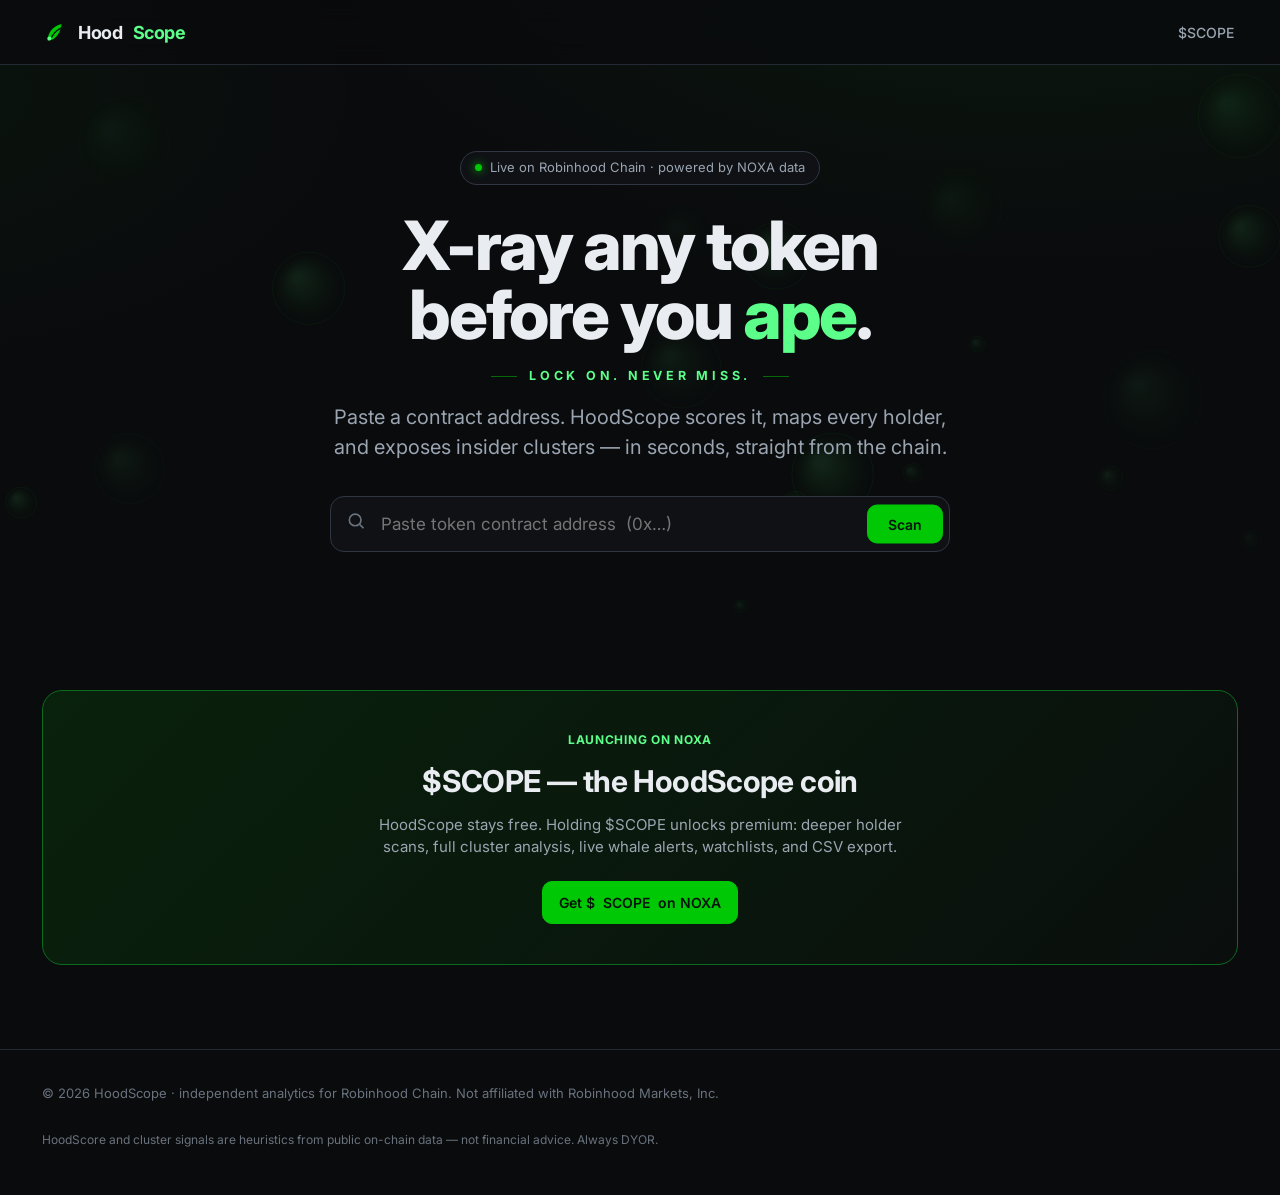
<file: index.html>
<!DOCTYPE html>
<html lang="en">
<head>
<meta charset="utf-8">
<meta name="viewport" content="width=device-width,initial-scale=1">
<title>HoodScope — Scan any Robinhood Chain token</title>
<meta name="description" content="Paste a contract address and X-ray any Robinhood Chain / NOXA token: HoodScore, holder bubblemap, insider clusters, and concentration risk — live on-chain.">
<link rel="icon" href="data:image/svg+xml,%3Csvg xmlns='http://www.w3.org/2000/svg' viewBox='0 0 32 32'%3E%3Cpath d='M7 26c0-9 6-17 17-20-1 10-6 18-14 20-2 .5-3 .5-3 0Z' fill='%2300C805'/%3E%3C/svg%3E">
<link rel="preconnect" href="https://fonts.googleapis.com">
<link href="https://fonts.googleapis.com/css2?family=Inter:wght@400;500;600;700;800&family=JetBrains+Mono:wght@400;600&display=swap" rel="stylesheet">
<link rel="stylesheet" href="assets/style.css">
</head>
<body>

<nav class="nav"><div class="wrap">
  <a class="brand" href="index.html">
    <svg viewBox="0 0 32 32" fill="none"><path d="M7 26c0-9 6-17 17-20-1 10-6 18-14 20-2 .5-3 .5-3 0Z" fill="#00C805"/><path d="M12 22c3-5 7-9 12-11" stroke="#04140a" stroke-width="1.6" stroke-linecap="round"/><circle cx="9" cy="24" r="2.4" fill="#5cff8a"/></svg>
    Hood<b>Scope</b>
  </a>
  <div class="nav-spacer"></div>
  <a class="nav-links-single" href="#coin" style="color:var(--text-dim);font-size:14px;font-weight:500;margin-right:4px">$SCOPE</a>
</div></nav>

<header class="hero"><canvas id="herofx"></canvas><div class="wrap">
  <div class="pill"><span class="dot"></span> Live on Robinhood Chain · powered by NOXA data</div>
  <h1>X-ray any token<br>before you <em>ape</em>.</h1>
  <div class="kicker">Lock on. Never miss.</div>
  <p class="lede">Paste a contract address. HoodScope scores it, maps every holder, and exposes insider clusters — in seconds, straight from the chain.</p>
  <div class="hero-search">
    <div class="searchbox big">
      <span class="ic"><svg width="20" height="20" viewBox="0 0 24 24" fill="none" stroke="currentColor" stroke-width="2"><circle cx="11" cy="11" r="7"/><path d="m21 21-4.3-4.3"/></svg></span>
      <input id="hero-search" placeholder="Paste token contract address  (0x…)" autocomplete="off" spellcheck="false">
      <button class="btn primary" data-scan>Scan</button>
    </div>
    <div id="hero-err" class="err"></div>
    <div class="chips" id="recent-strip"></div>
  </div>
</div></header>

<section class="section" id="coin"><div class="wrap">
  <div class="teaser">
    <div class="pre-badge">Launching on NOXA</div>
    <h2 style="margin-top:10px">$<span data-coin-sym>HSCOPE</span> — the HoodScope coin</h2>
    <p>HoodScope stays free. Holding $<span data-coin-sym>HSCOPE</span> unlocks premium: deeper holder scans, full cluster analysis, live whale alerts, watchlists, and CSV export.</p>
    <a class="btn primary" id="coin-buy" href="#">Get $<span data-coin-sym>HSCOPE</span> on NOXA</a>
  </div>
</div></section>

<footer class="footer"><div class="wrap">
  <div>© <span id="yr"></span> HoodScope · independent analytics for Robinhood Chain. Not affiliated with Robinhood Markets, Inc.</div>
  <p class="disclaimer">HoodScore and cluster signals are heuristics from public on-chain data — not financial advice. Always DYOR.</p>
</div></footer>

<script src="assets/util.js"></script>
<script src="assets/api.js"></script>
<script src="assets/gate.js"></script>
<script src="assets/clusters.js"></script>
<script src="assets/score.js"></script>
<script src="assets/bubblemap.js"></script>
<script src="assets/app.js"></script>
<script>
  document.getElementById('yr').textContent = new Date().getFullYear();
  HoodScope.boot().then((cfg) => {
    document.querySelectorAll('[data-coin-sym]').forEach((e) => e.textContent = cfg.coin.symbol || 'HSCOPE');
    const buy = document.getElementById('coin-buy');
    buy.href = cfg.coin.buyUrl || cfg.launchpad.url;
  });
  HoodScope.initHome();
  (function(){
    var c=document.getElementById('herofx'),x=c.getContext('2d'),W,H,DPR,bs=[];
    function rs(){DPR=Math.min(2,devicePixelRatio||1);W=c.clientWidth;H=c.clientHeight;c.width=W*DPR;c.height=H*DPR;x.setTransform(DPR,0,0,DPR,0,0);}
    function seed(){bs=[];var n=Math.round(W/70);for(var i=0;i<n;i++)bs.push({x:Math.random()*W,y:Math.random()*H,r:6+Math.random()*46,vx:(Math.random()-.5)*.25,vy:(Math.random()-.5)*.25,a:.04+Math.random()*.10});}
    function loop(){x.clearRect(0,0,W,H);for(var i=0;i<bs.length;i++){var b=bs[i];b.x+=b.vx;b.y+=b.vy;if(b.x<-60)b.x=W+60;if(b.x>W+60)b.x=-60;if(b.y<-60)b.y=H+60;if(b.y>H+60)b.y=-60;var g=x.createRadialGradient(b.x-b.r*.3,b.y-b.r*.3,b.r*.1,b.x,b.y,b.r);g.addColorStop(0,'rgba(92,255,138,'+(b.a*1.4)+')');g.addColorStop(1,'rgba(0,200,5,0)');x.beginPath();x.arc(b.x,b.y,b.r,0,7);x.fillStyle=g;x.fill();x.strokeStyle='rgba(0,200,5,'+(b.a*1.1)+')';x.lineWidth=1;x.stroke();}requestAnimationFrame(loop);}
    rs();seed();loop();addEventListener('resize',function(){rs();seed();});
  })();
</script>
</body>
</html>
</file>
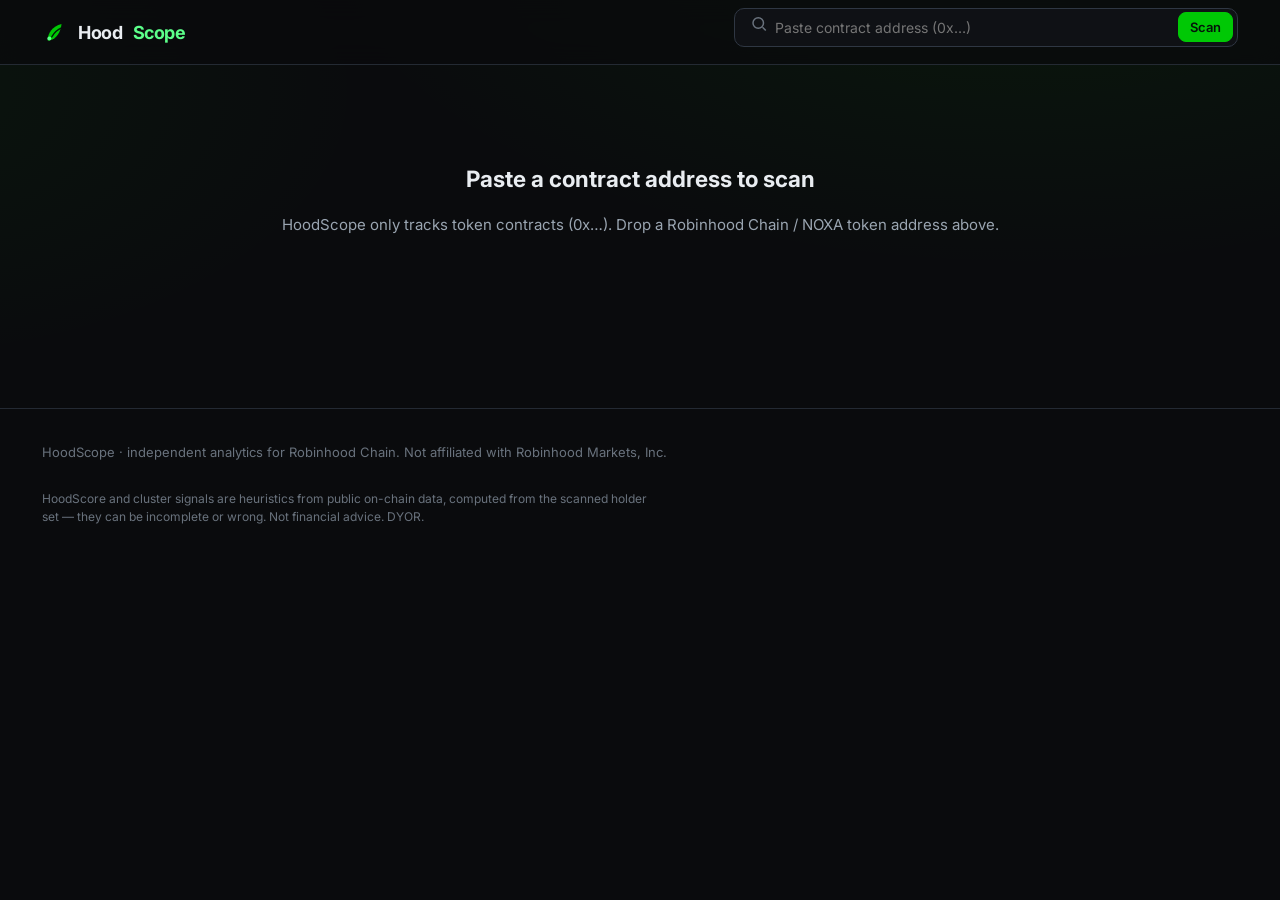
<file: app.html>
<!DOCTYPE html>
<html lang="en">
<head>
<meta charset="utf-8">
<meta name="viewport" content="width=device-width,initial-scale=1">
<title>HoodScope — Token scan</title>
<meta name="description" content="X-ray a Robinhood Chain token: HoodScore, holder bubblemap, insider clusters, concentration & risk.">
<link rel="icon" href="data:image/svg+xml,%3Csvg xmlns='http://www.w3.org/2000/svg' viewBox='0 0 32 32'%3E%3Cpath d='M7 26c0-9 6-17 17-20-1 10-6 18-14 20-2 .5-3 .5-3 0Z' fill='%2300C805'/%3E%3C/svg%3E">
<link rel="preconnect" href="https://fonts.googleapis.com">
<link href="https://fonts.googleapis.com/css2?family=Inter:wght@400;500;600;700;800&family=JetBrains+Mono:wght@400;600&display=swap" rel="stylesheet">
<link rel="stylesheet" href="assets/style.css">
</head>
<body>

<nav class="nav"><div class="wrap">
  <a class="brand" href="index.html">
    <svg viewBox="0 0 32 32" fill="none"><path d="M7 26c0-9 6-17 17-20-1 10-6 18-14 20-2 .5-3 .5-3 0Z" fill="#00C805"/><path d="M12 22c3-5 7-9 12-11" stroke="#04140a" stroke-width="1.6" stroke-linecap="round"/><circle cx="9" cy="24" r="2.4" fill="#5cff8a"/></svg>
    Hood<b>Scope</b>
  </a>
  <div class="nav-spacer"></div>
  <div style="flex:1;max-width:520px">
    <div class="searchbox">
      <span class="ic"><svg width="18" height="18" viewBox="0 0 24 24" fill="none" stroke="currentColor" stroke-width="2"><circle cx="11" cy="11" r="7"/><path d="m21 21-4.3-4.3"/></svg></span>
      <input id="app-search" placeholder="Paste contract address (0x…)" autocomplete="off" spellcheck="false" style="padding:10px 74px 10px 40px;font-size:14px;border-radius:10px">
      <button class="btn primary sm" data-scan style="position:absolute;right:5px;top:50%;transform:translateY(-50%)">Scan</button>
    </div>
    <div id="app-err" class="err" style="text-align:left;min-height:0"></div>
  </div>
</div></nav>

<main class="app-main"><div class="wrap">
  <div id="app-root"><div class="loader"><div class="spin"></div><div class="lt">Loading…</div></div></div>
</div></main>

<div id="tip"></div>

<footer class="footer"><div class="wrap">
  <div>HoodScope · independent analytics for Robinhood Chain. Not affiliated with Robinhood Markets, Inc.</div>
  <p class="disclaimer">HoodScore and cluster signals are heuristics from public on-chain data, computed from the scanned holder set — they can be incomplete or wrong. Not financial advice. DYOR.</p>
</div></footer>

<script src="assets/util.js"></script>
<script src="assets/api.js"></script>
<script src="assets/gate.js"></script>
<script src="assets/clusters.js"></script>
<script src="assets/score.js"></script>
<script src="assets/bubblemap.js"></script>
<script src="assets/app.js"></script>
<script>HoodScope.initApp();</script>
</body>
</html>
</file>
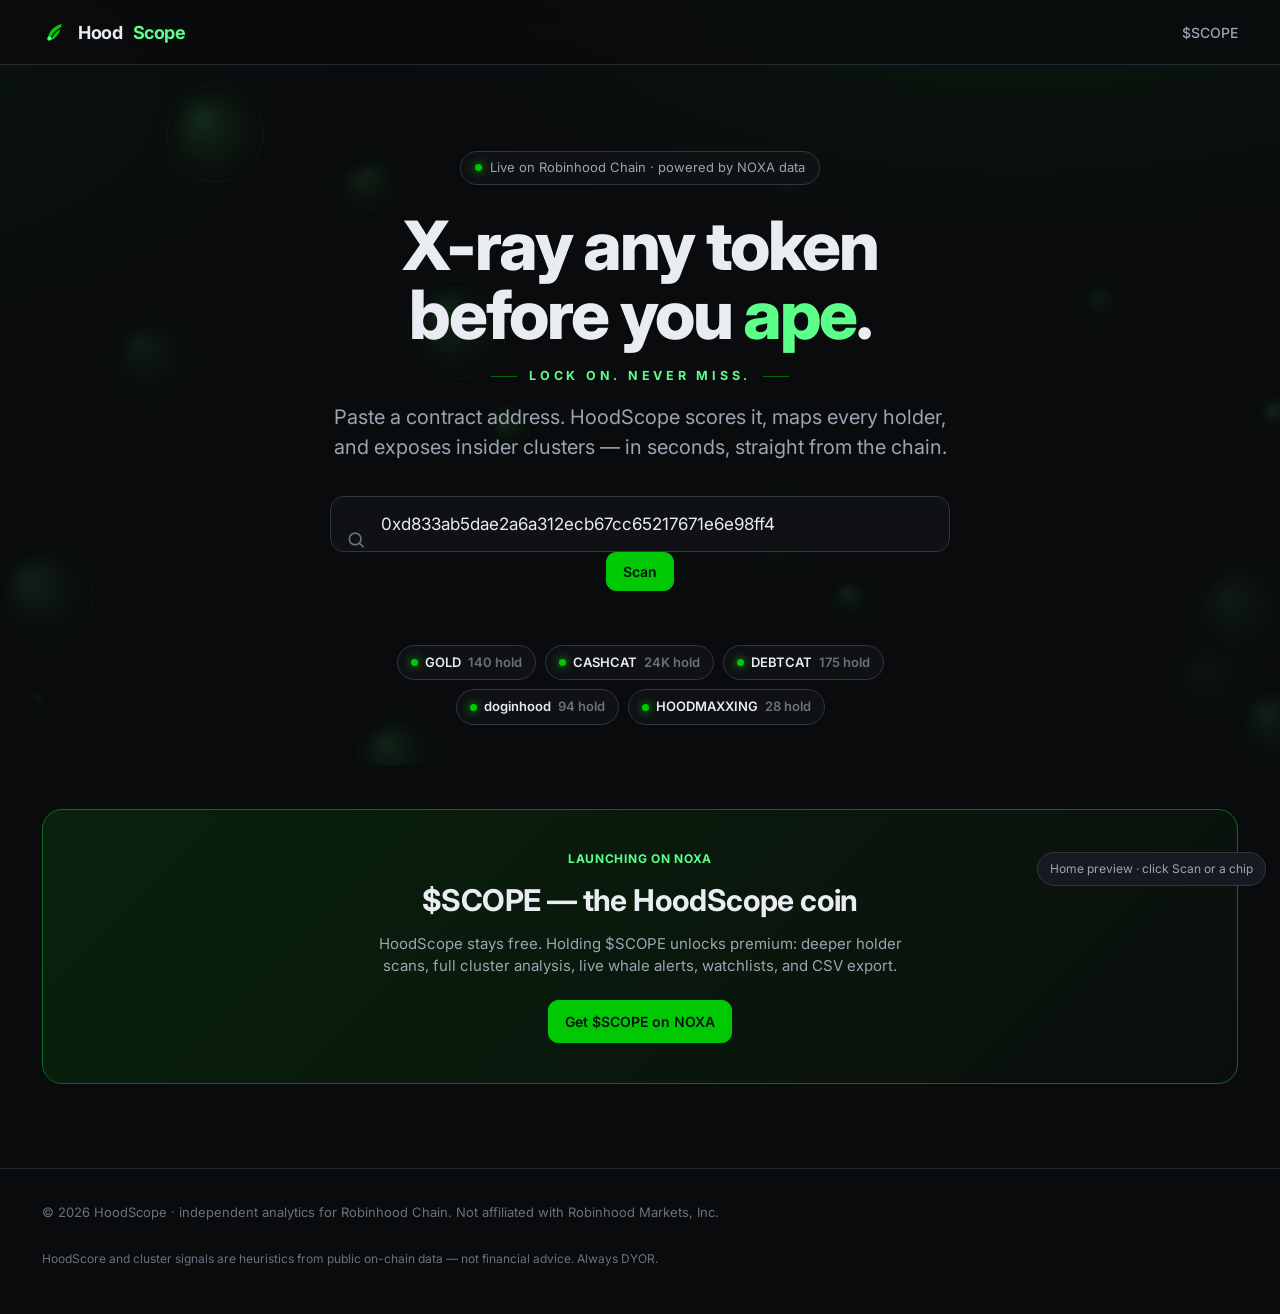
<file: HoodScope_Home_Preview.html>
<!DOCTYPE html>
<html lang="en">
<head>
<meta charset="utf-8">
<meta name="viewport" content="width=device-width,initial-scale=1">
<title>HoodScope — Home preview</title>
<link rel="preconnect" href="https://fonts.googleapis.com">
<link href="https://fonts.googleapis.com/css2?family=Inter:wght@400;500;600;700;800&family=JetBrains+Mono:wght@400;600&display=swap" rel="stylesheet">
<link rel="stylesheet" href="assets/style.css">
</head>
<body>

<nav class="nav"><div class="wrap">
  <a class="brand" href="index.html"><svg viewBox="0 0 32 32" fill="none"><path d="M7 26c0-9 6-17 17-20-1 10-6 18-14 20-2 .5-3 .5-3 0Z" fill="#00C805"/><path d="M12 22c3-5 7-9 12-11" stroke="#04140a" stroke-width="1.6" stroke-linecap="round"/><circle cx="9" cy="24" r="2.4" fill="#5cff8a"/></svg>Hood<b>Scope</b></a>
  <div class="nav-spacer"></div>
  <a href="#coin" style="color:var(--text-dim);font-size:14px;font-weight:500">$SCOPE</a>
</div></nav>

<header class="hero"><canvas id="herofx"></canvas><div class="wrap">
  <div class="pill"><span class="dot"></span> Live on Robinhood Chain · powered by NOXA data</div>
  <h1>X-ray any token<br>before you <em>ape</em>.</h1>
  <div class="kicker">Lock on. Never miss.</div>
  <p class="lede">Paste a contract address. HoodScope scores it, maps every holder, and exposes insider clusters — in seconds, straight from the chain.</p>
  <div class="hero-search">
    <div class="searchbox big">
      <span class="ic"><svg width="20" height="20" viewBox="0 0 24 24" fill="none" stroke="currentColor" stroke-width="2"><circle cx="11" cy="11" r="7"/><path d="m21 21-4.3-4.3"/></svg></span>
      <input id="hero-search" placeholder="Paste token contract address  (0x…)" value="0xd833ab5dae2a6a312ecb67cc65217671e6e98ff4" spellcheck="false">
      <button class="btn primary" onclick="location.href='HoodScope_Preview.html'">Scan</button>
    </div>
    <div class="err"></div>
    <div class="chips">
      <a class="chip" href="HoodScope_Preview.html"><span class="cd"></span>GOLD <span class="faint">140 hold</span></a>
      <a class="chip" href="HoodScope_Preview.html"><span class="cd"></span>CASHCAT <span class="faint">24K hold</span></a>
      <a class="chip" href="HoodScope_Preview.html"><span class="cd"></span>DEBTCAT <span class="faint">175 hold</span></a>
      <a class="chip" href="HoodScope_Preview.html"><span class="cd"></span>doginhood <span class="faint">94 hold</span></a>
      <a class="chip" href="HoodScope_Preview.html"><span class="cd"></span>HOODMAXXING <span class="faint">28 hold</span></a>
    </div>
  </div>
</div></header>

<section class="section" id="coin"><div class="wrap">
  <div class="teaser">
    <div class="pre-badge">Launching on NOXA</div>
    <h2 style="margin-top:10px">$SCOPE — the HoodScope coin</h2>
    <p>HoodScope stays free. Holding $SCOPE unlocks premium: deeper holder scans, full cluster analysis, live whale alerts, watchlists, and CSV export.</p>
    <a class="btn primary" href="https://fun.noxa.fi/robinhood" target="_blank">Get $SCOPE on NOXA</a>
  </div>
</div></section>

<footer class="footer"><div class="wrap">
  <div>© 2026 HoodScope · independent analytics for Robinhood Chain. Not affiliated with Robinhood Markets, Inc.</div>
  <p class="disclaimer">HoodScore and cluster signals are heuristics from public on-chain data — not financial advice. Always DYOR.</p>
</div></footer>
<div style="position:fixed;bottom:14px;right:14px;background:var(--bg-2);border:1px solid var(--line-2);color:var(--text-dim);font-size:12px;padding:7px 12px;border-radius:999px">Home preview · click Scan or a chip</div>

<script>
(function(){
  var c=document.getElementById('herofx'),x=c.getContext('2d'),W,H,DPR,bs=[];
  function rs(){DPR=Math.min(2,devicePixelRatio||1);W=c.clientWidth;H=c.clientHeight;c.width=W*DPR;c.height=H*DPR;x.setTransform(DPR,0,0,DPR,0,0);}
  function seed(){bs=[];var n=Math.round(W/70);for(var i=0;i<n;i++)bs.push({x:Math.random()*W,y:Math.random()*H,r:6+Math.random()*46,vx:(Math.random()-.5)*.25,vy:(Math.random()-.5)*.25,a:.04+Math.random()*.10});}
  function loop(){x.clearRect(0,0,W,H);for(var i=0;i<bs.length;i++){var b=bs[i];b.x+=b.vx;b.y+=b.vy;if(b.x<-60)b.x=W+60;if(b.x>W+60)b.x=-60;if(b.y<-60)b.y=H+60;if(b.y>H+60)b.y=-60;var g=x.createRadialGradient(b.x-b.r*.3,b.y-b.r*.3,b.r*.1,b.x,b.y,b.r);g.addColorStop(0,'rgba(92,255,138,'+(b.a*1.4)+')');g.addColorStop(1,'rgba(0,200,5,0)');x.beginPath();x.arc(b.x,b.y,b.r,0,7);x.fillStyle=g;x.fill();x.strokeStyle='rgba(0,200,5,'+(b.a*1.1)+')';x.lineWidth=1;x.stroke();}requestAnimationFrame(loop);}
  rs();seed();loop();addEventListener('resize',function(){rs();seed();});
})();
</script>
</body>
</html>
</file>
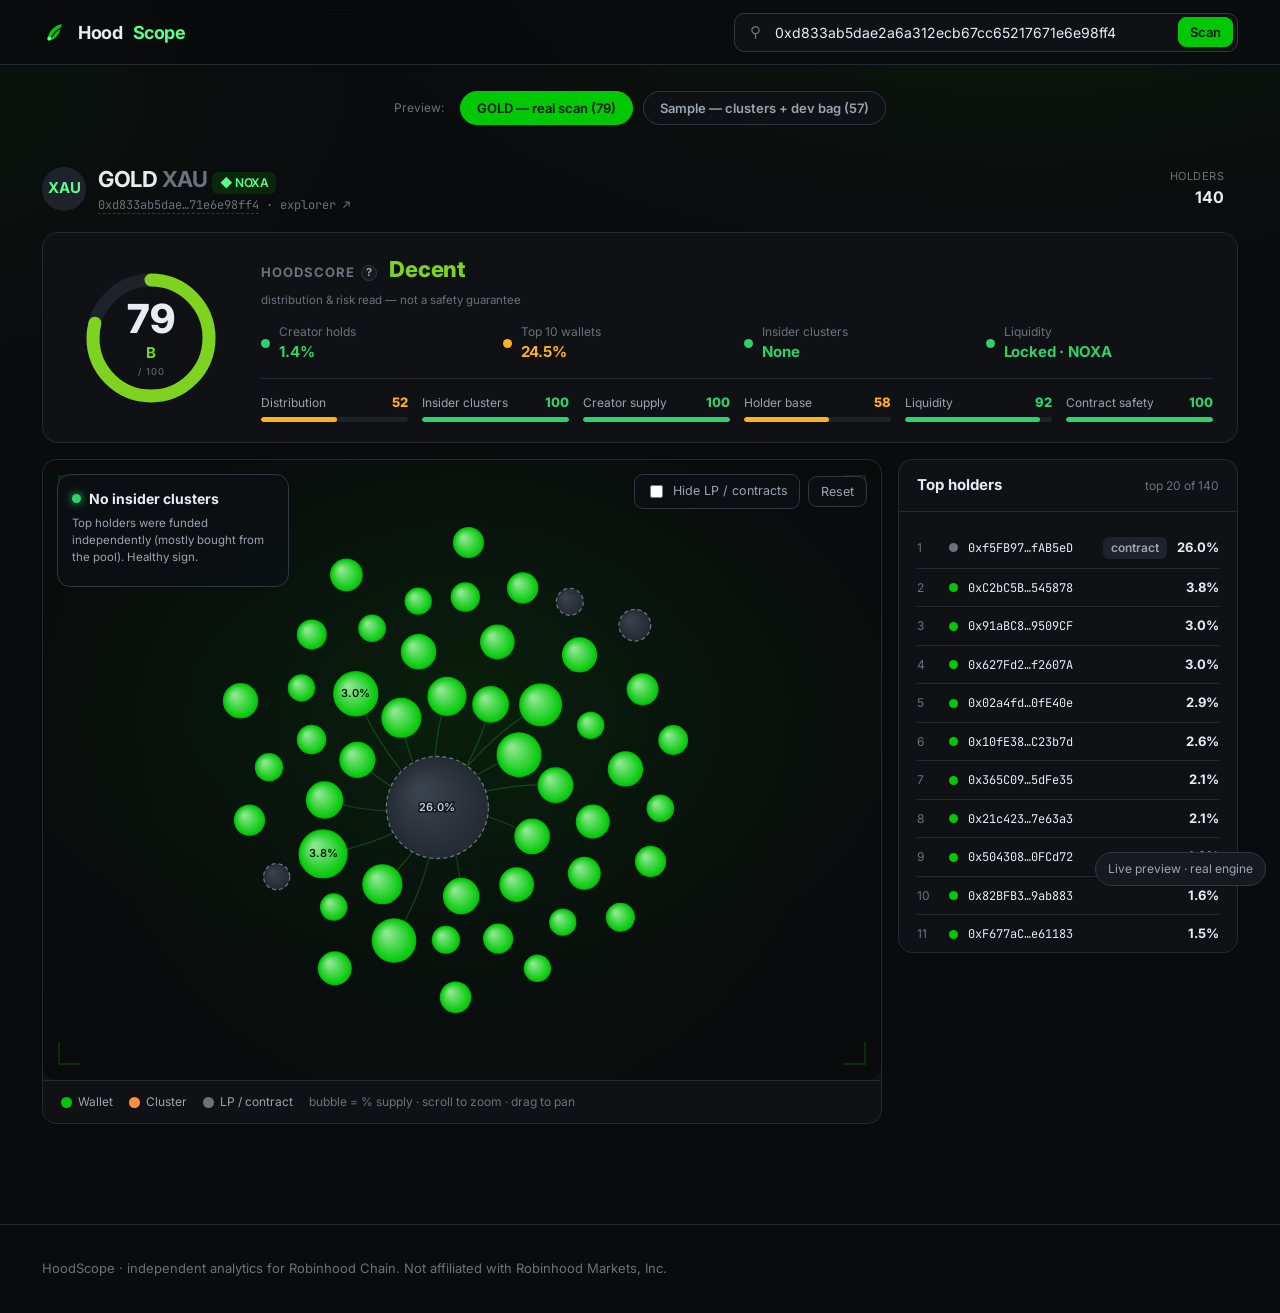
<file: HoodScope_Preview.html>
<!DOCTYPE html>
<html lang="en"><head><meta charset="utf-8"><meta name="viewport" content="width=device-width,initial-scale=1">
<title>HoodScope — Preview</title>
<link rel="icon" href="data:image/svg+xml,%3Csvg xmlns='http://www.w3.org/2000/svg' viewBox='0 0 32 32'%3E%3Cpath d='M7 26c0-9 6-17 17-20-1 10-6 18-14 20-2 .5-3 .5-3 0Z' fill='%2300C805'/%3E%3C/svg%3E">
<link rel="preconnect" href="https://fonts.googleapis.com">
<link href="https://fonts.googleapis.com/css2?family=Inter:wght@400;500;600;700;800&family=JetBrains+Mono:wght@400;600&display=swap" rel="stylesheet">
<link rel="stylesheet" href="assets/style.css">
<style>.demobar{display:flex;gap:10px;align-items:center;justify-content:center;padding:12px;margin:14px 0 4px}
.demobar button{padding:8px 16px;border-radius:999px;border:1px solid var(--line-2);background:var(--bg-1);color:var(--text-dim);font-weight:600;font-size:13px;cursor:pointer;font-family:var(--font)}
.demobar button.on{background:var(--green);border-color:var(--green);color:#04140a}
.demobar .lbl{color:var(--text-faint);font-size:12px;margin-right:6px}
.previewtag{position:fixed;bottom:14px;right:14px;z-index:99;background:var(--bg-2);border:1px solid var(--line-2);color:var(--text-dim);font-size:12px;padding:7px 12px;border-radius:999px}</style>
</head><body>
<nav class="nav"><div class="wrap">
  <a class="brand" href="index.html"><svg viewBox="0 0 32 32" fill="none"><path d="M7 26c0-9 6-17 17-20-1 10-6 18-14 20-2 .5-3 .5-3 0Z" fill="#00C805"/><path d="M12 22c3-5 7-9 12-11" stroke="#04140a" stroke-width="1.6" stroke-linecap="round"/><circle cx="9" cy="24" r="2.4" fill="#5cff8a"/></svg>Hood<b>Scope</b></a>
  <div class="nav-spacer"></div>
  <div style="flex:1;max-width:520px"><div class="searchbox"><span class="ic">&#9906;</span>
  <input id="pv-ca" readonly style="padding:10px 74px 10px 40px;font-size:14px;border-radius:10px">
  <button class="btn primary sm" style="position:absolute;right:5px;top:50%;transform:translateY(-50%)">Scan</button></div></div>
</div></nav>
<div class="wrap"><div class="demobar"><span class="lbl">Preview:</span>
  <button id="b-gold" class="on">GOLD — real scan (79)</button>
  <button id="b-sample">Sample — clusters + dev bag (57)</button>
</div></div>
<main class="app-main"><div class="wrap"><div id="app-root"></div></div></main>
<div id="tip"></div>
<div class="previewtag">Live preview &middot; real engine</div>
<footer class="footer"><div class="wrap"><div>HoodScope &middot; independent analytics for Robinhood Chain. Not affiliated with Robinhood Markets, Inc.</div></div></footer>
<script src="assets/util.js"></script><script src="assets/api.js"></script><script src="assets/gate.js"></script>
<script src="assets/clusters.js"></script><script src="assets/score.js"></script><script src="assets/bubblemap.js"></script><script src="assets/app.js"></script>
<script>
var GOLD={"cfg":{"chain":{"explorer":"https://robinhoodchain.blockscout.com"},"coin":{"symbol":"SCOPE","buyUrl":""},"tracker":{"clusterMinSupplyPctFlag":5,"transfersPerHolder":30,"topHoldersFree":50},"launchpad":{"url":"x"}},"token":{"name":"GOLD","symbol":"XAU","address_hash":"0xd833ab5dae2a6a312ecb67cc65217671e6e98ff4","holders_count":140,"decimals":18,"total_supply":"1000000000000000000000000000","circulating_market_cap":null,"icon_url":null,"reputation":"ok"},"nodes":[{"id":"0xf5FB976d7E180B05866029b9D5De05265bfAB5eD","pct":26.007,"amt":260070000.00000003,"isContract":true,"isScam":false,"label":null,"pool":true},{"id":"0xC2bC5B28cf979f8b465a9D2Dc1a4f6FBea545878","pct":3.83,"amt":38300000,"isContract":false,"isScam":false,"label":null,"pool":false},{"id":"0x91aBC82eF4D9A6d22165FD164DC59C9A2A9509CF","pct":3.036,"amt":30360000,"isContract":false,"isScam":false,"label":null,"pool":false},{"id":"0x627Fd2c12560C79075f93bAEeb8A4D781Af2607A","pct":2.959,"amt":29590000,"isContract":false,"isScam":false,"label":null,"pool":false},{"id":"0x02a4fd662DA133344A32d50F449117397e0fE40e","pct":2.884,"amt":28839999.999999996,"isContract":false,"isScam":false,"label":null,"pool":false},{"id":"0x10fE388D9D992Af8E40DB5616F5DBfBEA6C23b7d","pct":2.569,"amt":25690000,"isContract":false,"isScam":false,"label":null,"pool":false},{"id":"0x365C0984cb5bA8eEA4A3e08EAFDd27E29a5dFe35","pct":2.084,"amt":20840000,"isContract":false,"isScam":false,"label":null,"pool":false},{"id":"0x21c423bD0D94a64CcdD3fA278dFD75C97B7e63a3","pct":2.054,"amt":20540000,"isContract":false,"isScam":false,"label":null,"pool":false},{"id":"0x5043082fdF4713Abbb96da369c7BFd0A1A0FCd72","pct":1.9,"amt":19000000,"isContract":false,"isScam":false,"label":null,"pool":false},{"id":"0x82BFB32227E8E1d6836495e1C4cff5a4dD9ab883","pct":1.625,"amt":16250000,"isContract":false,"isScam":false,"label":null,"pool":false},{"id":"0xF677aC86519Af4a5a06216AFBaCaFDc736e61183","pct":1.542,"amt":15420000,"isContract":false,"isScam":false,"label":null,"pool":false},{"id":"0x219DF4d3D2d851A9519C057A3A8C8541C9F8c3d2","pct":1.529,"amt":15290000,"isContract":false,"isScam":false,"label":null,"pool":false},{"id":"0x3623CC176AD20096637b6f9a477636600A7E8dfb","pct":1.466,"amt":14660000,"isContract":false,"isScam":false,"label":null,"pool":false},{"id":"0x71629Cf769943005805609c9AaBeA89d249E6F5C","pct":1.402,"amt":14020000,"isContract":false,"isScam":false,"label":null,"pool":false},{"id":"0xd627320D7fd690955895aCAb86e021222E95377E","pct":1.389,"amt":13890000,"isContract":false,"isScam":false,"label":null,"pool":false},{"id":"0x5404cc471aA54e157A3D2E475E84Fd8539FF4660","pct":1.363,"amt":13630000,"isContract":false,"isScam":false,"label":null,"pool":false},{"id":"0x0CDF2e360f1405b9cc1811Cf58B69aAf262FFcC1","pct":1.358,"amt":13580000.000000002,"isContract":false,"isScam":false,"label":null,"pool":false},{"id":"0xdA8f3b9262D233e309Dd65e7E4D59beaA179DdD3","pct":1.35,"amt":13500000.000000002,"isContract":false,"isScam":false,"label":null,"pool":false},{"id":"0x5720D1B12eB87A2c8957568e8E28829208551BC7","pct":1.341,"amt":13410000,"isContract":false,"isScam":false,"label":null,"pool":false},{"id":"0xF79c95d5919c2B70eE0a2709A28B0a73EcA00A28","pct":1.266,"amt":12660000,"isContract":false,"isScam":false,"label":null,"pool":false},{"id":"0x3806E3a3bF947f3F2c57C9e08e8d1cB3c5f13F8b","pct":1.262,"amt":12620000,"isContract":false,"isScam":false,"label":null,"pool":false},{"id":"0x59234129a3DD9FCAaFebB239460209166487609a","pct":1.171,"amt":11710000,"isContract":false,"isScam":false,"label":null,"pool":false},{"id":"0x73d34cc52F1AA8d12d14C0BD217A46b9279AF7aF","pct":1.161,"amt":11610000,"isContract":false,"isScam":false,"label":null,"pool":false},{"id":"0xFca0ff7cC784a058B6DA4D6A945AD62e1094cFee","pct":1.055,"amt":10549999.999999998,"isContract":true,"isScam":false,"label":null,"pool":false},{"id":"0xb4B88E482AB0bC653eB8a936a8A3FeE08Da89161","pct":1.047,"amt":10470000,"isContract":false,"isScam":false,"label":null,"pool":false},{"id":"0x1D820Cdbc4Fc96C127a0485E21890C391e8852F7","pct":1.015,"amt":10150000,"isContract":false,"isScam":false,"label":null,"pool":false},{"id":"0x000000000000000000000000000000000000dEaD","pct":0.938,"amt":9380000,"isContract":false,"isScam":false,"label":null,"pool":false},{"id":"0x12526B1b45ed06BF07AE6f45b6F58851b0Df89f8","pct":0.891,"amt":8910000,"isContract":false,"isScam":false,"label":null,"pool":false},{"id":"0x54b69100C865Fc537581381410C5b35677f5b2CD","pct":0.865,"amt":8650000,"isContract":false,"isScam":false,"label":null,"pool":false},{"id":"0xbd9DD4d9D7F8B8C636Bb693eB0dE35029e6cd460","pct":0.852,"amt":8520000,"isContract":false,"isScam":false,"label":null,"pool":false},{"id":"0x9d9104285a6Ffc32D8884a08C24a06436b3d7c6b","pct":0.847,"amt":8470000,"isContract":false,"isScam":false,"label":null,"pool":false},{"id":"0xAe31700c9a660942E25Cd292E339fbA94A8E9804","pct":0.832,"amt":8319999.999999999,"isContract":false,"isScam":false,"label":null,"pool":false},{"id":"0x084bb07167F22c168A98d5eE9BfD55Bb879365A5","pct":0.746,"amt":7460000,"isContract":false,"isScam":false,"label":null,"pool":false},{"id":"0xF0226cDbf1fAB2d095FFfaDA98F81EF77D1a7845","pct":0.721,"amt":7209999.999999999,"isContract":false,"isScam":false,"label":null,"pool":false},{"id":"0xc30F544CD20b78b0a4Fc1F633C53fA7390cB895F","pct":0.714,"amt":7140000,"isContract":false,"isScam":false,"label":null,"pool":false},{"id":"0xD21041504Bc28D1a72aa11AbCB88EDDB5F6A9a23","pct":0.677,"amt":6770000.000000001,"isContract":false,"isScam":false,"label":null,"pool":false},{"id":"0x8Ed89F64218c392b98610393Ea0C91a156d99c76","pct":0.667,"amt":6670000.000000001,"isContract":false,"isScam":false,"label":null,"pool":false},{"id":"0x35faFDb17c24813c348e7d1159146B6e4A8dCB48","pct":0.636,"amt":6360000,"isContract":false,"isScam":false,"label":null,"pool":false},{"id":"0xebb83cf373C6D00Fc0a66e6b2bCccD2f652464Fb","pct":0.563,"amt":5630000,"isContract":false,"isScam":false,"label":null,"pool":false},{"id":"0xb4AfC450F276766aA4Cc443d97BB6411bE2e1084","pct":0.556,"amt":5560000.000000001,"isContract":true,"isScam":false,"label":null,"pool":false},{"id":"0x138118f19afb05AaC2eA2f797481C2Bbe07C0121","pct":0.553,"amt":5530000,"isContract":false,"isScam":false,"label":null,"pool":false},{"id":"0x1aB8965a50d16C30410b6Ddf34E1ceD92472FC99","pct":0.512,"amt":5120000,"isContract":false,"isScam":false,"label":null,"pool":false},{"id":"0xb8c9Dee7897AA5EB6514a954f267700E4f5dbD71","pct":0.505,"amt":5050000,"isContract":false,"isScam":false,"label":null,"pool":false},{"id":"0xB2f00a5c9261a8b7b4c1e538d4ffD9f88c6B694D","pct":0.494,"amt":4940000,"isContract":true,"isScam":false,"label":null,"pool":false},{"id":"0x3b15acB6190e41a2FBd7014c5bad14FEab05b0Ee","pct":0.491,"amt":4910000,"isContract":false,"isScam":false,"label":null,"pool":false},{"id":"0xcE8880545078D05D92c5161A495Bd33e63D0675d","pct":0.488,"amt":4880000,"isContract":false,"isScam":false,"label":null,"pool":false},{"id":"0x11ceee7422f7a0D12995747e530Bf68C10160723","pct":0.488,"amt":4880000,"isContract":false,"isScam":false,"label":null,"pool":false},{"id":"0xFe461607BD9Eca6744533658C50f75d6Db8477BD","pct":0.485,"amt":4850000,"isContract":false,"isScam":false,"label":null,"pool":false},{"id":"0xbB09fAA509eE2709b810548cA0Cc91465a671413","pct":0.484,"amt":4840000,"isContract":false,"isScam":false,"label":null,"pool":false},{"id":"0x900Dd3b377723339f2b95614C15BdB675e51fcE1","pct":0.481,"amt":4810000,"isContract":false,"isScam":false,"label":null,"pool":false}],"edges":[{"source":"0xf5fb976d7e180b05866029b9d5de05265bfab5ed","target":"0xf677ac86519af4a5a06216afbacafdc736e61183","weight":1},{"source":"0x02a4fd662da133344a32d50f449117397e0fe40e","target":"0xf5fb976d7e180b05866029b9d5de05265bfab5ed","weight":1},{"source":"0xd627320d7fd690955895acab86e021222e95377e","target":"0xf5fb976d7e180b05866029b9d5de05265bfab5ed","weight":1},{"source":"0x21c423bd0d94a64ccdd3fa278dfd75c97b7e63a3","target":"0xf5fb976d7e180b05866029b9d5de05265bfab5ed","weight":1},{"source":"0x10fe388d9d992af8e40db5616f5dbfbea6c23b7d","target":"0xf5fb976d7e180b05866029b9d5de05265bfab5ed","weight":1},{"source":"0x82bfb32227e8e1d6836495e1c4cff5a4dd9ab883","target":"0xf5fb976d7e180b05866029b9d5de05265bfab5ed","weight":1},{"source":"0x3623cc176ad20096637b6f9a477636600a7e8dfb","target":"0xf5fb976d7e180b05866029b9d5de05265bfab5ed","weight":1},{"source":"0x219df4d3d2d851a9519c057a3a8c8541c9f8c3d2","target":"0xf5fb976d7e180b05866029b9d5de05265bfab5ed","weight":1},{"source":"0x365c0984cb5ba8eea4a3e08eafdd27e29a5dfe35","target":"0xf5fb976d7e180b05866029b9d5de05265bfab5ed","weight":1},{"source":"0x91abc82ef4d9a6d22165fd164dc59c9a2a9509cf","target":"0xf5fb976d7e180b05866029b9d5de05265bfab5ed","weight":1},{"source":"0x71629cf769943005805609c9aabea89d249e6f5c","target":"0xf5fb976d7e180b05866029b9d5de05265bfab5ed","weight":1},{"source":"0x5043082fdf4713abbb96da369c7bfd0a1a0fcd72","target":"0xf5fb976d7e180b05866029b9d5de05265bfab5ed","weight":1},{"source":"0x627fd2c12560c79075f93baeeb8a4d781af2607a","target":"0xf5fb976d7e180b05866029b9d5de05265bfab5ed","weight":1},{"source":"0xc2bc5b28cf979f8b465a9d2dc1a4f6fbea545878","target":"0xf5fb976d7e180b05866029b9d5de05265bfab5ed","weight":1}],"isNoxa":true,"hideContracts":false,"creatorPct":1.36,"creatorAddr":"0xae31700c9a660942e25cd292e339fba94a8e9804"},SAMPLE={"cfg":{"chain":{"explorer":"https://robinhoodchain.blockscout.com"},"coin":{"symbol":"SCOPE","buyUrl":""},"tracker":{"clusterMinSupplyPctFlag":5,"transfersPerHolder":30,"topHoldersFree":50},"launchpad":{"url":"x"}},"token":{"name":"Sample Token","symbol":"SMPL","address_hash":"0x000000000000000000000000000000000000dEmO","holders_count":212,"decimals":18,"total_supply":"1000000000","circulating_market_cap":1850000,"icon_url":null,"reputation":"ok"},"nodes":[{"id":"0x0001000100010001000100010001000100010001","pct":24.2,"amt":242000000,"isContract":true,"isScam":false,"label":"UniswapV3Pool"},{"id":"0x0002000200020002000200020002000200020002","pct":4.1,"amt":0,"isContract":false,"isScam":false,"label":null},{"id":"0x0003000300030003000300030003000300030003","pct":3.7,"amt":0,"isContract":false,"isScam":false,"label":null},{"id":"0x0004000400040004000400040004000400040004","pct":3.4,"amt":0,"isContract":false,"isScam":false,"label":null},{"id":"0x0005000500050005000500050005000500050005","pct":3.2,"amt":0,"isContract":false,"isScam":false,"label":null},{"id":"0x0006000600060006000600060006000600060006","pct":2.9,"amt":0,"isContract":false,"isScam":false,"label":null},{"id":"0x0007000700070007000700070007000700070007","pct":2.3,"amt":0,"isContract":false,"isScam":false,"label":null},{"id":"0x0008000800080008000800080008000800080008","pct":2,"amt":0,"isContract":false,"isScam":false,"label":null},{"id":"0x0009000900090009000900090009000900090009","pct":1.7,"amt":0,"isContract":false,"isScam":false,"label":null},{"id":"0x000a000a000a000a000a000a000a000a000a000a","pct":0.43,"amt":0,"isContract":false,"isScam":false,"label":null},{"id":"0x000b000b000b000b000b000b000b000b000b000b","pct":1.32,"amt":0,"isContract":false,"isScam":false,"label":null},{"id":"0x000c000c000c000c000c000c000c000c000c000c","pct":1.47,"amt":0,"isContract":false,"isScam":false,"label":null},{"id":"0x000d000d000d000d000d000d000d000d000d000d","pct":0.43,"amt":0,"isContract":false,"isScam":false,"label":null},{"id":"0x000e000e000e000e000e000e000e000e000e000e","pct":1.1,"amt":0,"isContract":false,"isScam":false,"label":null},{"id":"0x000f000f000f000f000f000f000f000f000f000f","pct":0.83,"amt":0,"isContract":false,"isScam":false,"label":null},{"id":"0x0010001000100010001000100010001000100010","pct":0.75,"amt":0,"isContract":false,"isScam":false,"label":null},{"id":"0x0011001100110011001100110011001100110011","pct":0.77,"amt":0,"isContract":false,"isScam":false,"label":null},{"id":"0x0012001200120012001200120012001200120012","pct":0.33,"amt":0,"isContract":false,"isScam":false,"label":null},{"id":"0x0013001300130013001300130013001300130013","pct":1.37,"amt":0,"isContract":false,"isScam":false,"label":null},{"id":"0x0014001400140014001400140014001400140014","pct":0.63,"amt":0,"isContract":false,"isScam":false,"label":null},{"id":"0x0015001500150015001500150015001500150015","pct":1.14,"amt":0,"isContract":false,"isScam":false,"label":null},{"id":"0x0016001600160016001600160016001600160016","pct":0.62,"amt":0,"isContract":false,"isScam":false,"label":null},{"id":"0x0017001700170017001700170017001700170017","pct":0.4,"amt":0,"isContract":false,"isScam":false,"label":null},{"id":"0x0018001800180018001800180018001800180018","pct":1.31,"amt":0,"isContract":false,"isScam":false,"label":null},{"id":"0x0019001900190019001900190019001900190019","pct":0.64,"amt":0,"isContract":false,"isScam":false,"label":null},{"id":"0x001a001a001a001a001a001a001a001a001a001a","pct":0.6,"amt":0,"isContract":false,"isScam":false,"label":null},{"id":"0x001b001b001b001b001b001b001b001b001b001b","pct":0.64,"amt":0,"isContract":false,"isScam":false,"label":null},{"id":"0x001c001c001c001c001c001c001c001c001c001c","pct":0.56,"amt":0,"isContract":false,"isScam":false,"label":null},{"id":"0x001d001d001d001d001d001d001d001d001d001d","pct":0.37,"amt":0,"isContract":false,"isScam":false,"label":null},{"id":"0x001e001e001e001e001e001e001e001e001e001e","pct":0.47,"amt":0,"isContract":false,"isScam":false,"label":null},{"id":"0x001f001f001f001f001f001f001f001f001f001f","pct":0.5,"amt":0,"isContract":false,"isScam":false,"label":null},{"id":"0x0020002000200020002000200020002000200020","pct":1.3,"amt":0,"isContract":false,"isScam":false,"label":null},{"id":"0x0021002100210021002100210021002100210021","pct":1.24,"amt":0,"isContract":false,"isScam":false,"label":null},{"id":"0x0022002200220022002200220022002200220022","pct":1.37,"amt":0,"isContract":false,"isScam":false,"label":null},{"id":"0x0023002300230023002300230023002300230023","pct":1.43,"amt":0,"isContract":false,"isScam":false,"label":null},{"id":"0x0024002400240024002400240024002400240024","pct":1.23,"amt":0,"isContract":false,"isScam":false,"label":null},{"id":"0x0025002500250025002500250025002500250025","pct":1.5,"amt":0,"isContract":false,"isScam":false,"label":null},{"id":"0x0026002600260026002600260026002600260026","pct":0.94,"amt":0,"isContract":false,"isScam":false,"label":null},{"id":"0x0027002700270027002700270027002700270027","pct":0.83,"amt":0,"isContract":false,"isScam":false,"label":null},{"id":"0x0028002800280028002800280028002800280028","pct":0.95,"amt":0,"isContract":false,"isScam":false,"label":null},{"id":"0x0029002900290029002900290029002900290029","pct":0.68,"amt":0,"isContract":false,"isScam":false,"label":null},{"id":"0x002a002a002a002a002a002a002a002a002a002a","pct":1.42,"amt":0,"isContract":false,"isScam":false,"label":null},{"id":"0x002b002b002b002b002b002b002b002b002b002b","pct":0.75,"amt":0,"isContract":false,"isScam":false,"label":null}],"edges":[{"source":"0x0002000200020002000200020002000200020002","target":"0x0003000300030003000300030003000300030003","weight":1},{"source":"0x0002000200020002000200020002000200020002","target":"0x0004000400040004000400040004000400040004","weight":1},{"source":"0x0002000200020002000200020002000200020002","target":"0x0005000500050005000500050005000500050005","weight":1},{"source":"0x0002000200020002000200020002000200020002","target":"0x0006000600060006000600060006000600060006","weight":1},{"source":"0x0007000700070007000700070007000700070007","target":"0x0008000800080008000800080008000800080008","weight":1},{"source":"0x0007000700070007000700070007000700070007","target":"0x0009000900090009000900090009000900090009","weight":1}],"isNoxa":true,"hideContracts":false,"creatorPct":3.5,"creatorAddr":"0x0"};
function show(p){document.getElementById("pv-ca").value=p.token.address_hash;HoodScope.demo(JSON.parse(JSON.stringify(p)));}
document.getElementById("b-gold").onclick=function(){this.classList.add("on");document.getElementById("b-sample").classList.remove("on");show(GOLD);};
document.getElementById("b-sample").onclick=function(){this.classList.add("on");document.getElementById("b-gold").classList.remove("on");show(SAMPLE);};
show(GOLD);
</script>
</body></html>
</file>
<file: assets/style.css>
/* HoodScope — design system. Robinhood-inspired: near-black canvas, signature green, clean. */
:root{
  --green:#00C805;        /* Robinhood signature green */
  --green-bright:#5cff8a; /* highlight */
  --green-dim:#0b6b1f;
  --red:#ff4d4d;
  --amber:#ffb020;
  --bg:#0a0b0d;
  --bg-1:#0f1115;
  --bg-2:#161a20;
  --bg-3:#1e232b;
  --line:#242a33;
  --line-2:#2f3743;
  --text:#e9edf1;
  --text-dim:#9aa5b1;
  --text-faint:#69727d;
  --radius:14px;
  --radius-sm:9px;
  --shadow:0 10px 40px rgba(0,0,0,.5);
  --font:'Inter',-apple-system,BlinkMacSystemFont,'Segoe UI',Roboto,sans-serif;
  --mono:'JetBrains Mono','SF Mono',ui-monospace,Menlo,monospace;
}
*{box-sizing:border-box}
html,body{margin:0;padding:0}
body{
  background:var(--bg);color:var(--text);font-family:var(--font);
  font-size:15px;line-height:1.5;-webkit-font-smoothing:antialiased;
  background-image:radial-gradient(1200px 600px at 80% -10%,rgba(0,200,5,.08),transparent 60%),
                   radial-gradient(900px 500px at -10% 10%,rgba(0,200,5,.05),transparent 55%);
  background-attachment:fixed;
}
a{color:inherit;text-decoration:none}
button{font-family:inherit}
.mono{font-family:var(--mono)}
.hide{display:none !important}
.muted{color:var(--text-dim)}
.faint{color:var(--text-faint)}
.green{color:var(--green-bright)}
.red{color:var(--red)}

/* ---- layout ---- */
.wrap{max-width:1240px;margin:0 auto;padding:0 22px}
.nav{position:sticky;top:0;z-index:40;backdrop-filter:blur(12px);
  background:rgba(10,11,13,.72);border-bottom:1px solid var(--line)}
.nav .wrap{display:flex;align-items:center;gap:22px;height:64px}
.brand{display:flex;align-items:center;gap:10px;font-weight:700;font-size:18px;letter-spacing:-.02em}
.brand svg{width:26px;height:26px;flex:none}
.brand b{color:var(--green-bright)}
.nav-links{display:flex;gap:6px;margin-left:8px}
.nav-links a{padding:8px 12px;border-radius:8px;color:var(--text-dim);font-weight:500;font-size:14px}
.nav-links a:hover,.nav-links a.active{color:var(--text);background:var(--bg-2)}
.nav-spacer{flex:1}

/* ---- buttons ---- */
.btn{display:inline-flex;align-items:center;gap:8px;padding:10px 16px;border-radius:10px;
  border:1px solid var(--line-2);background:var(--bg-2);color:var(--text);font-weight:600;
  font-size:14px;cursor:pointer;transition:.15s}
.btn:hover{border-color:var(--text-faint);background:var(--bg-3)}
.btn.primary{background:var(--green);border-color:var(--green);color:#04140a}
.btn.primary:hover{background:var(--green-bright);box-shadow:0 0 0 3px rgba(0,200,5,.18)}
.btn.ghost{background:transparent}
.btn.sm{padding:6px 11px;font-size:13px;border-radius:8px}

/* ---- hero ---- */
.hero{padding:86px 0 40px;text-align:center;position:relative;overflow:hidden}
#herofx{position:absolute;inset:0;width:100%;height:100%;z-index:0;pointer-events:none;opacity:.55}
.hero .wrap{position:relative;z-index:1}
.hero .pill{display:inline-flex;align-items:center;gap:8px;padding:6px 14px;border-radius:999px;
  border:1px solid var(--line-2);background:var(--bg-1);font-size:13px;color:var(--text-dim);margin-bottom:26px}
.hero .pill .dot{width:7px;height:7px;border-radius:50%;background:var(--green);box-shadow:0 0 10px var(--green)}
.hero h1{font-size:clamp(38px,6vw,68px);line-height:1.02;letter-spacing:-.035em;margin:0 0 18px;font-weight:800}
.hero h1 em{font-style:normal;color:var(--green-bright)}
.hero .kicker{font-size:12.5px;font-weight:700;letter-spacing:.3em;text-transform:uppercase;color:var(--green-bright);margin:2px 0 16px}
.hero .kicker::before,.hero .kicker::after{content:'';display:inline-block;width:26px;height:1px;background:var(--green);opacity:.5;vertical-align:middle;margin:0 12px}
.hero p.lede{font-size:clamp(16px,2vw,20px);color:var(--text-dim);max-width:640px;margin:0 auto 32px}
.hero-cta{display:flex;gap:12px;justify-content:center;flex-wrap:wrap}
.hero-search{max-width:620px;margin:34px auto 0}

/* ---- search box ---- */
.searchbox{position:relative}
.searchbox input{width:100%;padding:16px 18px 16px 48px;border-radius:14px;border:1px solid var(--line-2);
  background:var(--bg-1);color:var(--text);font-size:16px;font-family:var(--font)}
.searchbox input:focus{outline:none;border-color:var(--green);box-shadow:0 0 0 3px rgba(0,200,5,.15)}
.searchbox .ic{position:absolute;left:16px;top:50%;transform:translateY(-50%);color:var(--text-faint)}
.searchbox.big input{padding:17px 108px 17px 50px;font-size:17px}
.searchbox.big [data-scan]{position:absolute;right:7px;top:50%;transform:translateY(-50%);padding:10px 20px}
.searchbox [data-scan]{cursor:pointer}
.search-results{position:absolute;top:calc(100% + 8px);left:0;right:0;z-index:30;background:var(--bg-1);
  border:1px solid var(--line-2);border-radius:14px;box-shadow:var(--shadow);overflow:hidden;max-height:380px;overflow-y:auto}
.search-results .row{display:flex;align-items:center;gap:12px;padding:12px 16px;cursor:pointer;border-bottom:1px solid var(--line)}
.search-results .row:hover{background:var(--bg-2)}
.search-results .row:last-child{border-bottom:none}

/* ---- section ---- */
.section{padding:44px 0}
.section h2{font-size:26px;letter-spacing:-.02em;margin:0 0 4px;font-weight:700}
.section .sub{color:var(--text-dim);margin:0 0 24px}
.sec-head{display:flex;align-items:flex-end;justify-content:space-between;margin-bottom:22px;gap:16px;flex-wrap:wrap}

/* ---- cards / grid ---- */
.grid{display:grid;gap:14px}
.grid.feat{grid-template-columns:repeat(3,1fr)}
.card{background:var(--bg-1);border:1px solid var(--line);border-radius:var(--radius);padding:20px}
.card.pad-lg{padding:26px}
.feature .ico{width:42px;height:42px;border-radius:11px;background:rgba(0,200,5,.12);
  display:flex;align-items:center;justify-content:center;color:var(--green-bright);margin-bottom:14px}
.feature h3{margin:0 0 6px;font-size:17px}
.feature p{margin:0;color:var(--text-dim);font-size:14px}

/* ---- token table ---- */
.ttable{width:100%;border-collapse:collapse}
.ttable th{text-align:left;font-size:12px;text-transform:uppercase;letter-spacing:.05em;color:var(--text-faint);
  font-weight:600;padding:10px 14px;border-bottom:1px solid var(--line)}
.ttable th.num,.ttable td.num{text-align:right}
.ttable td{padding:12px 14px;border-bottom:1px solid var(--line);font-size:14px}
.ttable tbody tr:hover,.ttable tr.clk:hover{background:var(--bg-2);cursor:pointer}
.tok{display:flex;align-items:center;gap:11px}
.tok .ava{width:30px;height:30px;border-radius:50%;background:var(--bg-3);flex:none;display:flex;
  align-items:center;justify-content:center;font-size:12px;font-weight:700;color:var(--green-bright);overflow:hidden}
.tok .ava img{width:100%;height:100%;object-fit:cover}
.tok .nm{font-weight:600}
.tok .sy{color:var(--text-faint);font-size:12px}
.badge{display:inline-flex;align-items:center;gap:5px;padding:2px 8px;border-radius:6px;font-size:12px;font-weight:600}
.badge.g{background:rgba(0,200,5,.14);color:var(--green-bright)}
.badge.r{background:rgba(255,77,77,.14);color:var(--red)}
.badge.a{background:rgba(255,176,32,.14);color:var(--amber)}
.badge.n{background:var(--bg-3);color:var(--text-dim)}

/* ---- app shell ---- */
.app-main{padding:22px 0 60px}
.app-head{display:flex;align-items:center;gap:16px;flex-wrap:wrap;margin-bottom:18px}
.app-head .token-id{display:flex;align-items:center;gap:12px}
.app-head .token-id .ava{width:44px;height:44px;border-radius:50%;background:var(--bg-3);display:flex;
  align-items:center;justify-content:center;font-weight:700;color:var(--green-bright);overflow:hidden}
.app-head .token-id .ava img{width:100%;height:100%;object-fit:cover}
.app-head h1{font-size:22px;margin:0;letter-spacing:-.02em}
.app-head .addr{font-size:12px;color:var(--text-faint)}

.layout{display:grid;grid-template-columns:1fr 340px;gap:16px;align-items:start}
.panel{background:var(--bg-1);border:1px solid var(--line);border-radius:var(--radius);overflow:hidden}
.panel .phead{padding:14px 18px;border-bottom:1px solid var(--line);display:flex;align-items:center;
  justify-content:space-between;gap:10px}
.panel .phead h3{margin:0;font-size:15px}
.panel .pbody{padding:16px 18px}

/* stat blocks */
.stats{display:grid;grid-template-columns:repeat(4,1fr);gap:12px;margin-bottom:16px}
.stat{background:var(--bg-1);border:1px solid var(--line);border-radius:12px;padding:14px 16px}
.stat .k{font-size:12px;color:var(--text-faint);text-transform:uppercase;letter-spacing:.04em}
.stat .v{font-size:22px;font-weight:700;letter-spacing:-.02em;margin-top:4px}

/* verdict header */
.app-head .hm{display:flex;flex-direction:column;align-items:flex-end;margin-right:14px}
.app-head .hm span{font-size:11px;color:var(--text-faint);text-transform:uppercase;letter-spacing:.04em}
.app-head .hm b{font-size:16px;font-weight:700}
.app-head .addr #copyca{cursor:pointer;border-bottom:1px dashed var(--line-2)}
.verdict{position:relative;display:grid;grid-template-columns:168px 1fr;gap:26px;align-items:center;background:var(--bg-1);
  border:1px solid var(--line);border-radius:16px;padding:20px 24px;margin-bottom:16px}
.verdict .gauge{display:flex;justify-content:center}
.vtop{display:flex;align-items:baseline;gap:12px;margin-bottom:14px;flex-wrap:wrap}
.vlabel{font-size:13px;color:var(--text-faint);text-transform:uppercase;letter-spacing:.08em;font-weight:700;display:inline-flex;align-items:center;gap:6px}
.infobtn{width:16px;height:16px;border-radius:50%;border:1px solid var(--line-2);background:var(--bg-2);color:var(--text-dim);
  font-size:11px;font-weight:700;cursor:pointer;line-height:1;padding:0;display:inline-flex;align-items:center;justify-content:center}
.infobtn:hover{color:var(--text);border-color:var(--text-faint)}
.vband{font-size:22px;font-weight:800;letter-spacing:-.01em}
.vsub{font-size:11.5px;color:var(--text-faint);width:100%;margin-top:-6px}
.methodology{position:absolute;top:54px;left:190px;z-index:20;width:280px;background:var(--bg-1);border:1px solid var(--line-2);
  border-radius:12px;padding:14px 16px;box-shadow:var(--shadow)}
.mp-h{font-weight:700;font-size:14px;margin-bottom:6px}
.mp-note{font-size:12px;color:var(--text-dim);line-height:1.5;margin-bottom:10px}
.mp-row{display:flex;justify-content:space-between;font-size:12.5px;padding:4px 0;border-bottom:1px solid var(--line)}
.mp-row b{color:var(--green-bright)}
.mp-foot{font-size:11px;color:var(--text-faint);margin-top:10px}
.warnrow{background:rgba(255,176,32,.1);border:1px solid rgba(255,176,32,.28);color:var(--amber);
  border-radius:10px;padding:9px 12px;font-size:12.5px;margin-bottom:14px}
.signals{display:grid;grid-template-columns:repeat(4,1fr);gap:14px;margin-bottom:14px}
.sig{display:flex;align-items:center;gap:9px}
.sig .sdot{width:9px;height:9px;border-radius:50%;flex:none}
.sig-l{font-size:12px;color:var(--text-faint)}
.sig-v{font-size:15px;font-weight:700;letter-spacing:-.01em}
.factorstrip{display:grid;grid-template-columns:repeat(6,1fr);gap:14px;border-top:1px solid var(--line);padding-top:14px}
.factor .fh{display:flex;justify-content:space-between;align-items:baseline;font-size:12px}
.factor .fl{color:var(--text-dim)}
.factor .fs{font-weight:800;font-size:13px}
.factor .fbar{height:5px;border-radius:4px;background:var(--bg-3);margin-top:5px;overflow:hidden}
.factor .fbar i{display:block;height:100%;border-radius:4px}

/* map overlay + controls */
.map-panel{position:relative;padding:0}
.map-panel #bubblemap{height:620px;border-radius:var(--radius)}
.map-overlay{position:absolute;top:14px;left:14px;width:232px;background:rgba(13,16,20,.82);backdrop-filter:blur(10px);
  border:1px solid var(--line-2);border-radius:13px;padding:13px 14px;z-index:5}
.ov-head{display:flex;align-items:center;gap:8px;font-size:14px;font-weight:700;margin-bottom:6px}
.ov-dot{width:9px;height:9px;border-radius:50%;flex:none}
.ov-dot.ok{background:#2fd16b;box-shadow:0 0 8px #2fd16b}.ov-dot.warn{background:#ffb020}.ov-dot.bad{background:#ff4d4d;box-shadow:0 0 8px #ff4d4d}
.ov-note{font-size:11.5px;color:var(--text-dim);line-height:1.45;margin-bottom:8px}
.ov-list{display:flex;flex-direction:column;gap:6px}
.ov-cl{display:flex;align-items:center;gap:8px;width:100%;padding:7px 9px;border-radius:9px;border:1px solid var(--line);
  background:var(--bg-2);color:var(--text);cursor:pointer;font-family:var(--font);font-size:12.5px}
.ov-cl:hover{border-color:var(--text-faint)}.ov-cl.on{border-color:var(--green);background:rgba(0,200,5,.08)}
.ov-cl .cdot{width:9px;height:9px;border-radius:50%}.ov-cl-n{flex:1;text-align:left;font-weight:600}.ov-cl-p{font-weight:800;font-family:var(--mono)}
.ov-clear{margin-top:9px;width:100%;padding:6px;border-radius:8px;border:1px solid var(--line-2);background:transparent;color:var(--text-dim);cursor:pointer;font-size:12px;font-family:var(--font)}
.map-controls{position:absolute;top:14px;right:14px;z-index:5;display:flex;gap:8px;align-items:center}
.map-controls .chk{background:rgba(13,16,20,.82);backdrop-filter:blur(10px);border:1px solid var(--line-2);padding:7px 11px;border-radius:9px;font-size:12.5px}
.mbtn{background:rgba(13,16,20,.82);backdrop-filter:blur(10px);border:1px solid var(--line-2);color:var(--text-dim);
  padding:7px 12px;border-radius:9px;cursor:pointer;font-size:12.5px;font-family:var(--font)}
.mbtn:hover{color:var(--text);border-color:var(--text-faint)}

/* recent chips (homepage) */
.chips{display:flex;flex-wrap:wrap;gap:9px;justify-content:center;margin-top:26px}
.chip{display:inline-flex;align-items:center;gap:7px;padding:7px 13px;border-radius:999px;border:1px solid var(--line-2);
  background:var(--bg-1);color:var(--text);font-size:13px;font-weight:600;cursor:pointer;font-family:var(--font)}
.chip:hover{border-color:var(--text-faint);background:var(--bg-2)}
.chip .cd{width:7px;height:7px;border-radius:50%;background:var(--green);box-shadow:0 0 8px var(--green)}
.err{color:var(--red);font-size:13px;min-height:18px;margin-top:10px;text-align:center}

.side{display:flex;flex-direction:column;gap:16px}
.cluster .ct{display:flex;align-items:center;gap:7px}
.cluster .cdot{width:9px;height:9px;border-radius:50%;display:inline-block}
.pbody.scroll{max-height:440px;overflow:auto}
.map-panel #bubblemap{height:620px}

/* bubblemap canvas */
#bubblemap{width:100%;height:600px;display:block;background:
  radial-gradient(700px 400px at 50% 40%,rgba(0,200,5,.05),transparent 70%),var(--bg);cursor:grab}
#bubblemap:active{cursor:grabbing}
.map-legend{display:flex;gap:16px;flex-wrap:wrap;font-size:12px;color:var(--text-dim);padding:12px 18px;border-top:1px solid var(--line)}
.map-legend .li{display:flex;align-items:center;gap:6px}
.map-legend .sw{width:11px;height:11px;border-radius:50%}
.map-toolbar{display:flex;gap:8px;align-items:center;flex-wrap:wrap}
.chk{display:inline-flex;align-items:center;gap:7px;font-size:13px;color:var(--text-dim);cursor:pointer;user-select:none}
.chk input{accent-color:var(--green)}

/* holders list */
.holder{display:flex;align-items:center;gap:10px;padding:9px 0;border-bottom:1px solid var(--line);font-size:13px}
.holder:last-child{border-bottom:none}
.holder .rk{width:22px;color:var(--text-faint);font-size:12px;flex:none}
.holder .dotc{width:9px;height:9px;border-radius:50%;flex:none}
.holder .h-addr{font-family:var(--mono);font-size:12px;flex:1;overflow:hidden;text-overflow:ellipsis;white-space:nowrap}
.holder .h-pct{font-weight:700}

/* clusters */
.cluster{border:1px solid var(--line-2);border-radius:11px;padding:12px 14px;margin-bottom:10px;background:var(--bg-2)}
.cluster .ch{display:flex;align-items:center;justify-content:space-between;margin-bottom:6px}
.cluster .ct{font-weight:700;font-size:13px}
.cluster .cw{font-size:12px;color:var(--text-dim)}

/* tooltip */
#tip{position:fixed;z-index:60;pointer-events:none;background:var(--bg-1);border:1px solid var(--line-2);
  border-radius:10px;padding:10px 12px;font-size:12px;box-shadow:var(--shadow);max-width:280px;display:none}
#tip .t-addr{font-family:var(--mono);color:var(--green-bright);word-break:break-all}
#tip .t-row{display:flex;justify-content:space-between;gap:14px;margin-top:4px;color:var(--text-dim)}
#tip .t-row b{color:var(--text)}

/* loader */
.loader{display:flex;flex-direction:column;align-items:center;justify-content:center;gap:14px;padding:70px 0;color:var(--text-dim)}
.spin{width:34px;height:34px;border-radius:50%;border:3px solid var(--line-2);border-top-color:var(--green);animation:sp 1s linear infinite}
@keyframes sp{to{transform:rotate(360deg)}}
.empty{text-align:center;color:var(--text-dim);padding:56px 20px}

/* coin teaser */
.teaser{background:linear-gradient(135deg,rgba(0,200,5,.12),rgba(0,200,5,.02));
  border:1px solid var(--green-dim);border-radius:20px;padding:40px;text-align:center}
.teaser h2{font-size:30px;margin:0 0 10px;letter-spacing:-.02em}
.teaser p{color:var(--text-dim);max-width:560px;margin:0 auto 22px}
.pre-badge{font-size:12px;font-weight:700;letter-spacing:.06em;text-transform:uppercase;color:var(--green-bright)}

/* footer */
.footer{border-top:1px solid var(--line);padding:34px 0;color:var(--text-faint);font-size:13px;margin-top:40px}
.footer .wrap{display:flex;justify-content:space-between;gap:16px;flex-wrap:wrap;align-items:center}
.footer a{color:var(--text-dim)}
.disclaimer{font-size:12px;color:var(--text-faint);max-width:620px;line-height:1.5}

@media(max-width:900px){
  .layout{grid-template-columns:1fr}
  .grid.feat{grid-template-columns:1fr}
  .stats{grid-template-columns:repeat(2,1fr)}
  .nav-links{display:none}
  .verdict{grid-template-columns:1fr;text-align:center;gap:16px}
  .vtop{justify-content:center}
  .signals{grid-template-columns:repeat(2,1fr);text-align:left}
  .factorstrip{grid-template-columns:repeat(3,1fr)}
  .methodology{left:12px;right:12px;width:auto;top:200px}
}
@media(max-width:600px){
  .app-head{gap:10px}
  .app-head .hm{display:none}
  .signals{grid-template-columns:1fr 1fr;gap:12px}
  .factorstrip{grid-template-columns:1fr 1fr}
  .map-panel #bubblemap{height:420px}
  .map-overlay{position:static;width:auto;margin:12px 14px 0;background:var(--bg-2);backdrop-filter:none}
  .map-controls{position:static;justify-content:flex-end;padding:10px 14px 0}
  .map-controls .chk{backdrop-filter:none;background:var(--bg-2)}
  .mbtn{backdrop-filter:none;background:var(--bg-2)}
  .verdict{padding:18px 16px}
  .hero h1{font-size:40px}
}
</file>
